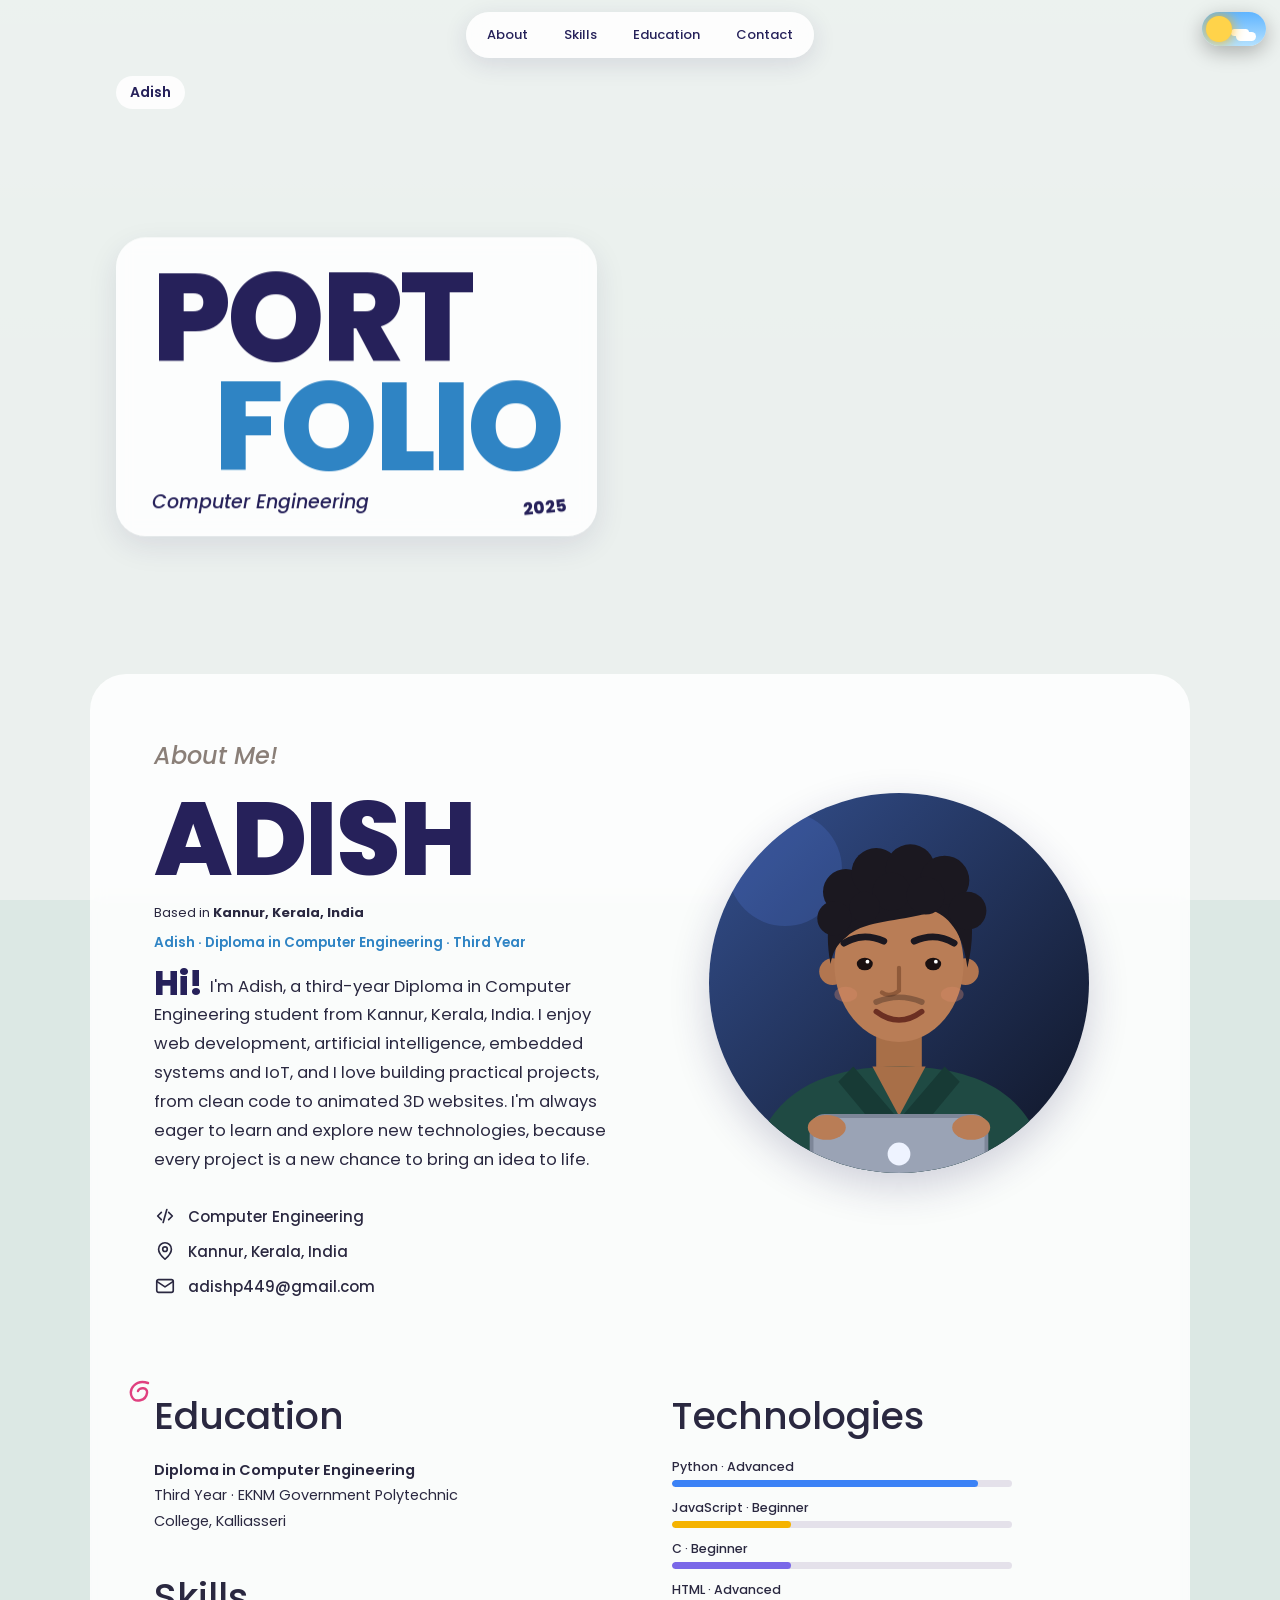
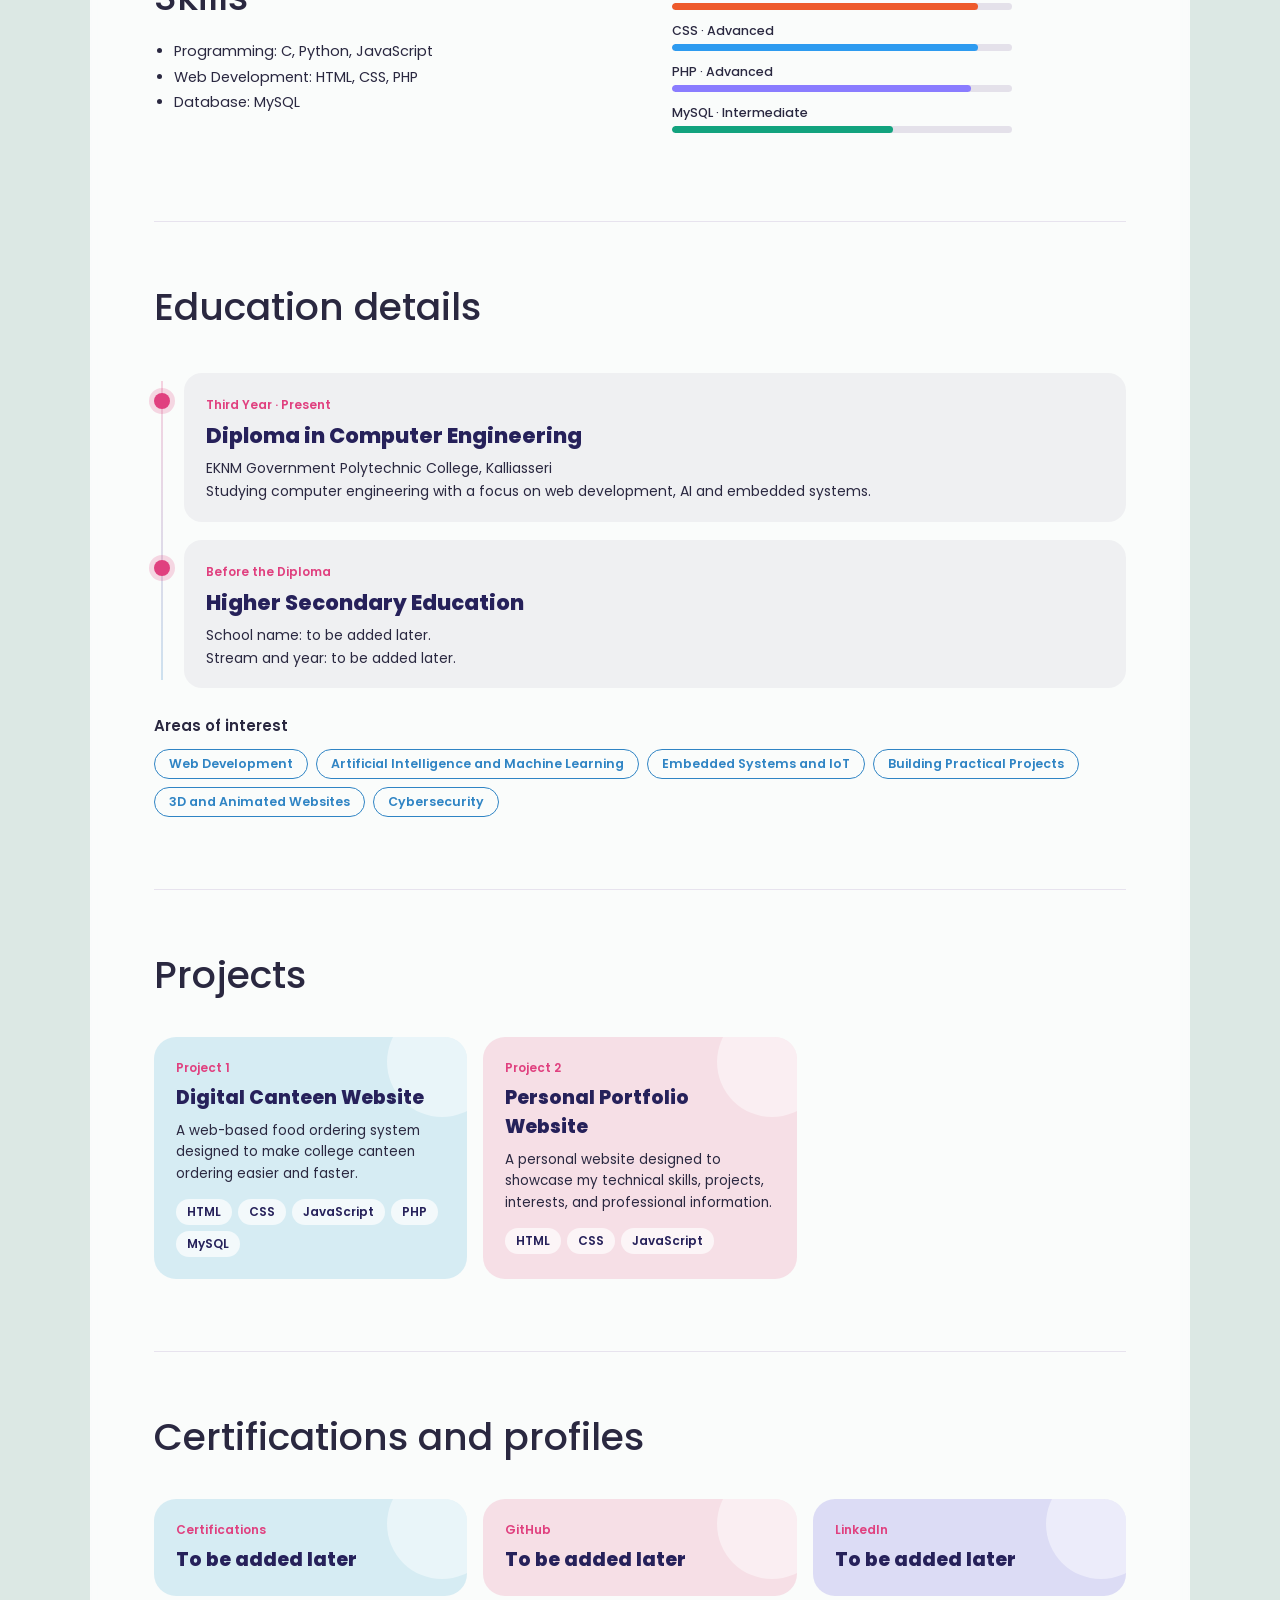
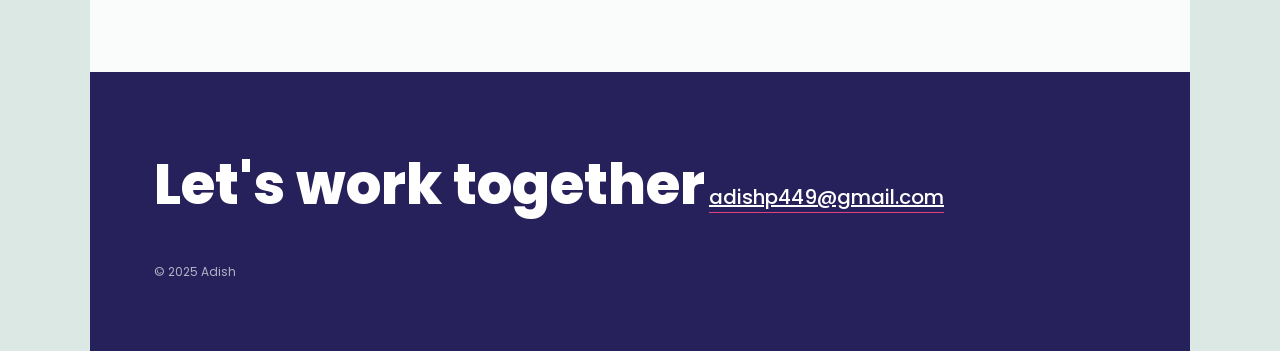
<file: index.html>
<!DOCTYPE html>
<html lang="en" data-theme="light">
  <head>
    <meta charset="utf-8">
    <meta name="viewport" content="width=device-width, initial-scale=1, viewport-fit=cover">
    <title>Adish – Computer Engineering Portfolio 2025</title>
    <link href="https://fonts.googleapis.com/css2?family=Poppins:ital,wght@0,400;0,500;0,600;0,800;1,400;1,500&display=swap" rel="stylesheet">
    <link rel="stylesheet" href="style.css">
  </head>
  <body>
    <!-- Background videos: light (default) and dark -->
    <div class="bg">
      <video id="vl" src="assets\bg-light.mp4" muted loop playsinline preload="auto"></video>
      <video id="vd" src="assets\bg-dark.mp4" muted loop playsinline preload="auto"></video>
      <b></b>
      <i id="veil"></i>
    </div>
    <!-- Navigation -->
    <nav>
      <a href="#about">About</a>
      <a href="#skills">Skills</a>
      <a href="#education">Education</a>
      <a href="contact.html">Contact</a>
    </nav>
    <!-- Dark / light toggle button (top right) -->
    <button id="tg" class="tg" aria-label="Switch dark and light mode" aria-pressed="false">
      <span class="st"><i></i><i></i><i></i></span>
      <span class="cl"></span>
      <span class="kn"><b></b><b></b></span>
    </button>
    <!-- Hero: floating specks, stars and title box -->
    <header class="hero">
      <div class="motes" id="motes" aria-hidden="true"></div>
      <div class="stars" id="stars" aria-hidden="true"><b class="sh"></b><b class="sh s2"></b></div>
      <div class="who">Adish</div>
      <div class="title">
        <h1 aria-label="Portfolio">
          <span>PORT</span>
          <span>FOLIO</span>
        </h1>
        <em>Computer Engineering</em>
        <u>2025</u>
      </div>
    </header>
    <!-- Main white sheet -->
    <main class="sheet">
      <!-- About me: name, bio, avatar and contacts -->
      <div id="about">
        <div class="lbl">About Me!</div>
        <div class="about">
          <div>
            <div class="name rv">
              ADISH
              <svg class="arr" viewBox="0 0 150 60">
                <path d="M4 30C40 6 100 4 140 40M140 40l-18-4M140 40l-4-18"/>
              </svg>
            </div>
            <div class="aka rv">Based in <b>Kannur, Kerala, India</b></div>
            <div class="role rv">Adish · Diploma in Computer Engineering · Third Year</div>
            <p class="bio rv"><b>Hi!</b> I'm Adish, a third-year Diploma in Computer Engineering student from Kannur, Kerala, India. I enjoy web development, artificial intelligence, embedded systems and IoT, and I love building practical projects, from clean code to animated 3D websites. I'm always eager to learn and explore new technologies, because every project is a new chance to bring an idea to life.</p>
          </div>
          <div class="ph" aria-label="Illustrated avatar of a young man with wavy hair and a dark green shirt">
            <svg viewBox="0 0 200 200">
              <defs>
                <linearGradient id="pg" x1="0" y1="0" x2="1" y2="1">
                  <stop offset="0" stop-color="#34508f"/>
                  <stop offset="1" stop-color="#0f1424"/>
                </linearGradient>
              </defs>
              <rect width="200" height="200" fill="url(#pg)"/>
              <circle cx="40" cy="40" r="30" fill="#5f8cff" opacity=".18"/>
              <g font-family="monospace" font-weight="700" fill="#9ec5ff">
                <text class="cd c1" x="22" y="172" font-size="11">&lt;/&gt;</text>
                <text class="cd c2" x="156" y="168" font-size="10">{ }</text>
                <text class="cd c3" x="34" y="126" font-size="9">01</text>
                <text class="cd c4" x="150" y="132" font-size="9">py</text>
              </g>
              <g class="hd">
                <rect x="88" y="120" width="24" height="30" fill="#a86f48"/>
                <circle cx="65" cy="94" r="7" fill="#b27650"/>
                <circle cx="135" cy="94" r="7" fill="#b27650"/>
                <ellipse cx="100" cy="90" rx="34" ry="41" fill="#b97d56"/>
                <path d="M64 90C57 54 76 36 102 36C128 36 145 54 136 92C134 76 128 66 118 62C104 68 82 66 72 76C67 80 65 84 64 90Z" fill="#1b1820"/>
                <g fill="#1b1820">
                  <circle cx="72" cy="52" r="12"/>
                  <circle cx="88" cy="42" r="13"/>
                  <circle cx="106" cy="40" r="13"/>
                  <circle cx="124" cy="46" r="13"/>
                  <circle cx="136" cy="62" r="10"/>
                  <circle cx="66" cy="66" r="9"/>
                  <circle cx="96" cy="52" r="10"/>
                  <circle cx="114" cy="54" r="10"/>
                  <circle cx="82" cy="60" r="8"/>
                </g>
                <path class="eb" d="M71 79q10-6 21-1M108 78q11-5 21 1" stroke="#1b1820" stroke-width="3.6" fill="none" stroke-linecap="round"/>
                <g class="bl" fill="#1a1010">
                  <ellipse cx="82" cy="90" rx="4.2" ry="3.3"/>
                  <ellipse cx="118" cy="90" rx="4.2" ry="3.3"/>
                </g>
                <g fill="#fff">
                  <circle cx="83.4" cy="88.8" r="1"/>
                  <circle cx="119.4" cy="88.8" r="1"/>
                </g>
                <path d="M100 92v12q-5 4-9 1" stroke="#8f5a3a" stroke-width="2.2" fill="none" stroke-linecap="round"/>
                <path d="M88 110q12-5 24 0" stroke="#4a3226" stroke-width="3" fill="none" stroke-linecap="round" opacity=".45"/>
                <path d="M88 115q12 9 24 0" stroke="#6b2f22" stroke-width="2.8" fill="none" stroke-linecap="round"/>
                <ellipse cx="72" cy="106" rx="6" ry="4" fill="#d98a6c" opacity=".35"/>
                <ellipse cx="128" cy="106" rx="6" ry="4" fill="#d98a6c" opacity=".35"/>
              </g>
              <path d="M22 200C28 156 62 144 100 144C138 144 172 156 178 200Z" fill="#1f4a43"/>
              <path d="M86 144L100 170L114 144Z" fill="#a86f48"/>
              <path d="M76 144L100 172L88 176L68 152Z" fill="#173a35"/>
              <path d="M124 144L100 172L112 176L132 152Z" fill="#173a35"/>
              <path d="M100 172V200" stroke="#12302b" stroke-width="1.6"/>
              <rect x="54" y="170" width="92" height="52" rx="7" fill="#9aa3b5" stroke="#7d8698" stroke-width="2"/>
              <circle class="lg" cx="100" cy="190" r="6" fill="#eef3ff"/>
              <ellipse class="h1" cx="62" cy="176" rx="10" ry="6.5" fill="#b97d56"/>
              <ellipse class="h2" cx="138" cy="176" rx="10" ry="6.5" fill="#b97d56"/>
            </svg>
          </div>
        </div>
        <div class="cts rv">
          <a>
            <svg viewBox="0 0 24 24">
              <path d="M8 8l-4 4 4 4M16 8l4 4-4 4M14 5l-4 14"/>
            </svg>
            Computer Engineering
          </a>
          <a>
            <svg viewBox="0 0 24 24">
              <path d="M12 21s-7-6.2-7-11a7 7 0 0114 0c0 4.8-7 11-7 11z"/>
              <circle cx="12" cy="10" r="2.5"/>
            </svg>
            Kannur, Kerala, India
          </a>
          <a href="mailto:adishp449@gmail.com">
            <svg viewBox="0 0 24 24">
              <rect x="3" y="5" width="18" height="14" rx="2"/>
              <path d="M3 7l9 6 9-6"/>
            </svg>
            adishp449@gmail.com
          </a>
        </div>
      </div>
      <!-- Education, Skills and Technologies -->
      <div id="skills" class="det rv">
        <div>
          <h2>
            <svg viewBox="0 0 26 26">
              <path d="M20 4C8 0 0 10 4 18c3 6 14 4 15-4 1-6-8-6-9-2"/>
            </svg>
            Education
          </h2>
          <p><strong>Diploma in Computer Engineering</strong><br>Third Year · EKNM Government Polytechnic College, Kalliasseri</p>
          <h2>Skills</h2>
          <ul>
            <li>Programming: C, Python, JavaScript</li>
            <li>Web Development: HTML, CSS, PHP</li>
            <li>Database: MySQL</li>
          </ul>
        </div>
        <div>
          <h2>Technologies</h2>
          <div class="bars">
            <div>Python · Advanced<s style="--w:90%;--c:#3b82f6"></s></div>
            <div>JavaScript · Beginner<s style="--w:35%;--c:#f5b301"></s></div>
            <div>C · Beginner<s style="--w:35%;--c:#7a68e8"></s></div>
            <div>HTML · Advanced<s style="--w:90%;--c:#ee5a2b"></s></div>
            <div>CSS · Advanced<s style="--w:90%;--c:#2d9bf0"></s></div>
            <div>PHP · Advanced<s style="--w:88%;--c:#8a7cff"></s></div>
            <div>MySQL · Intermediate<s style="--w:65%;--c:#12a37e"></s></div>
          </div>
        </div>
      </div>
      <!-- Education details timeline -->
      <div id="education" class="works rv">
        <h2>Education details</h2>
        <div class="tl">
          <div class="ti">
            <i></i>
            <div class="tc">
              <span class="yr">Third Year · Present</span>
              <h3>Diploma in Computer Engineering</h3>
              <p>EKNM Government Polytechnic College, Kalliasseri</p>
              <p>Studying computer engineering with a focus on web development, AI and embedded systems.</p>
            </div>
          </div>
          <div class="ti">
            <i></i>
            <div class="tc">
              <span class="yr">Before the Diploma</span>
              <h3>Higher Secondary Education</h3>
              <p>School name: to be added later.</p>
              <p>Stream and year: to be added later.</p>
            </div>
          </div>
        </div>
        <div class="cap">Areas of interest</div>
        <div class="chips">
          <span>Web Development</span>
          <span>Artificial Intelligence and Machine Learning</span>
          <span>Embedded Systems and IoT</span>
          <span>Building Practical Projects</span>
          <span>3D and Animated Websites</span>
          <span>Cybersecurity</span>
        </div>
      </div>
      <!-- Projects -->
      <div id="projects" class="works rv">
        <h2>Projects</h2>
        <div class="g">
          <div class="w" style="--bg:#d6ecf3">
            <em class="pj">Project 1</em>
            <h3>Digital Canteen Website</h3>
            <p>A web-based food ordering system designed to make college canteen ordering easier and faster.</p>
            <div class="tech"><span>HTML</span><span>CSS</span><span>JavaScript</span><span>PHP</span><span>MySQL</span></div>
          </div>
          <div class="w" style="--bg:#f6dfe6">
            <em class="pj">Project 2</em>
            <h3>Personal Portfolio Website</h3>
            <p>A personal website designed to showcase my technical skills, projects, interests, and professional information.</p>
            <div class="tech"><span>HTML</span><span>CSS</span><span>JavaScript</span></div>
          </div>
        </div>
      </div>
      <!-- Certifications and professional profiles -->
      <div id="profiles" class="works rv">
        <h2>Certifications and profiles</h2>
        <div class="g">
          <div class="w" style="--bg:#d6ecf3"><em class="pj">Certifications</em><h3>To be added later</h3></div>
          <div class="w" style="--bg:#f6dfe6"><em class="pj">GitHub</em><h3>To be added later</h3></div>
          <div class="w" style="--bg:#dcdcf5"><em class="pj">LinkedIn</em><h3>To be added later</h3></div>
        </div>
      </div>
      <!-- Footer -->
      <footer id="contact" class="ft">
        <h2>Let's work together</h2>
        <a href="mailto:adishp449@gmail.com">adishp449@gmail.com</a>
        <p>© 2025 Adish</p>
      </footer>
    </main>
    <!-- Scripts -->
    <script src="script.js"></script>
  </body>
</html>
</file>
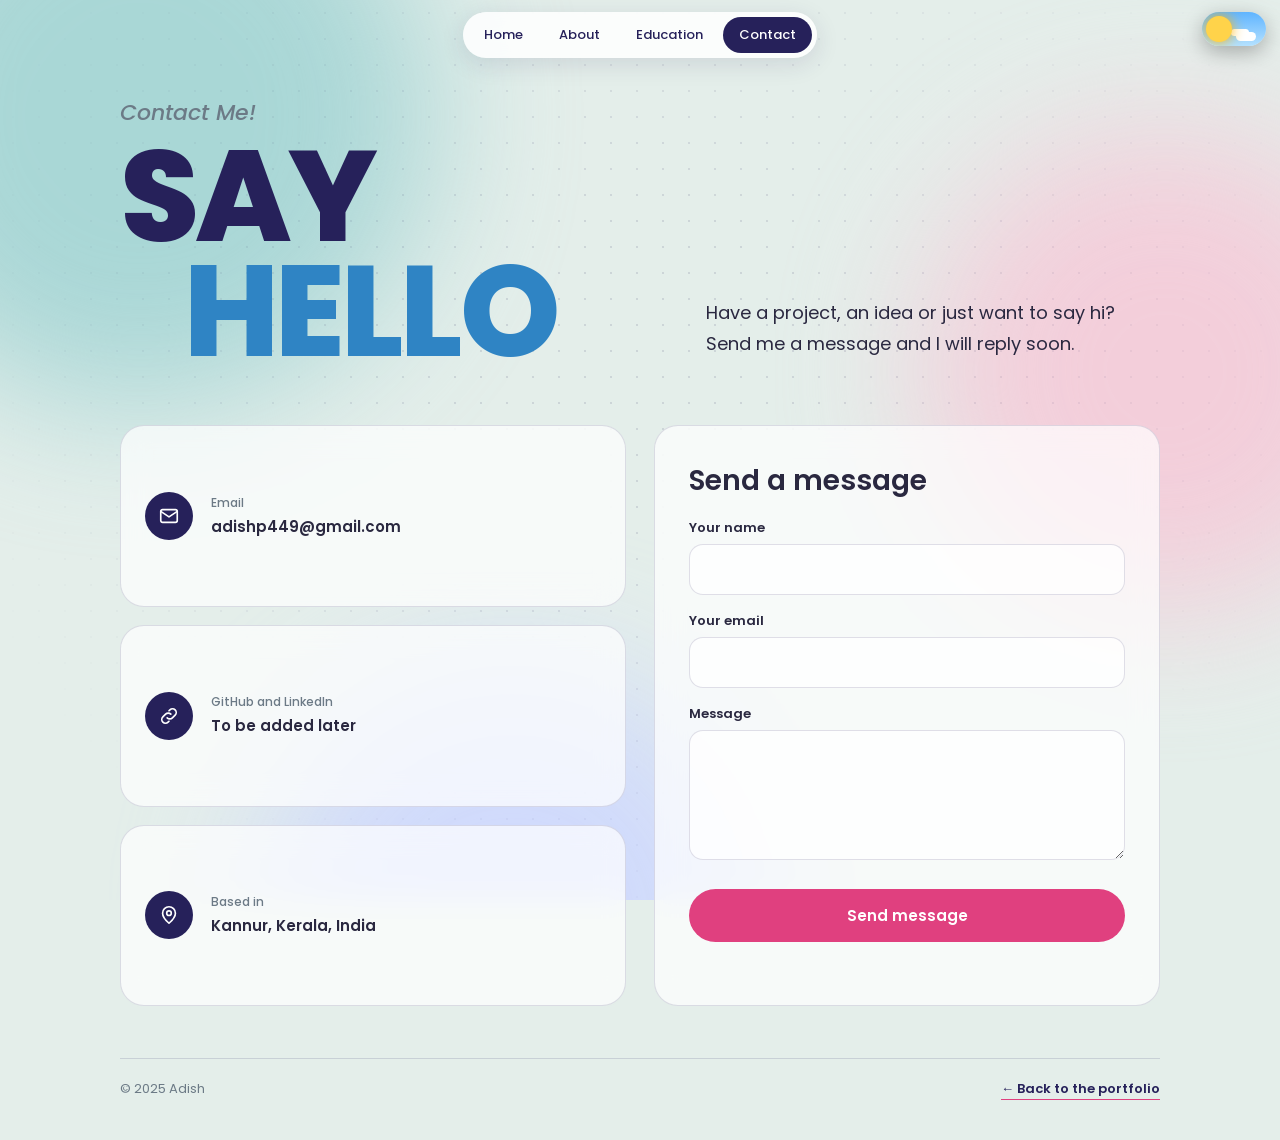
<file: contact.html>
<!DOCTYPE html>
<html lang="en" data-theme="light">
<head>
  <meta charset="utf-8">
  <meta name="viewport" content="width=device-width, initial-scale=1, viewport-fit=cover">
  <title>Contact – Adish</title>
  <link href="https://fonts.googleapis.com/css2?family=Poppins:ital,wght@0,400;0,500;0,600;0,800;1,500&display=swap" rel="stylesheet">

  <!-- Apply the saved theme before the page paints (shared with the main page) -->
  <script>
    try { document.documentElement.setAttribute('data-theme', localStorage.getItem('theme2') || 'light'); } catch (e) {}
  </script>

  <style>
    /* ==========================================================
       Contact page - single file (HTML + CSS + JS)
       No video: the background is drawn with CSS.
       ========================================================== */

    /* ---------- Theme colours ---------- */
    :root {
      --navy: #26215a;
      --blue: #2f84c4;
      --pink: #e0407f;
      --ink: #2a2840;
      --mut: #6c7a86;
      --line: rgba(38, 33, 90, .14);
      --card: rgba(255, 255, 255, .7);
      --field: rgba(255, 255, 255, .75);
      --bgc: #e4eeea;
      --b1: #9fd3d3;
      --b2: #f6c9d8;
      --b3: #cdd7ff;
      --dot: rgba(38, 33, 90, .12);
      --pnb: rgba(255, 255, 255, .86);
    }
    html[data-theme=dark] {
      --navy: #dfe3ff;
      --blue: #6bb8ff;
      --pink: #ff6b9d;
      --ink: #e8ebf5;
      --mut: #a3abc4;
      --line: rgba(255, 255, 255, .14);
      --card: rgba(20, 26, 48, .7);
      --field: rgba(255, 255, 255, .06);
      --bgc: #0b1020;
      --b1: #1c3d73;
      --b2: #3d1d63;
      --b3: #0f5a5f;
      --dot: rgba(255, 255, 255, .1);
      --pnb: rgba(14, 18, 34, .78);
    }

    /* ---------- Base ---------- */
    * { box-sizing: border-box; margin: 0; }
    html { scroll-behavior: smooth; }
    body {
      font-family: Poppins, Arial, sans-serif;
      color: var(--ink);
      background: var(--bgc);
      min-height: 100vh;
      overflow-x: hidden;
      transition: background .6s, color .6s;
    }
    body::before { /* keeps content clear of the phone status bar */
      content: "";
      position: fixed;
      inset: 0 0 auto;
      height: env(safe-area-inset-top, 0px);
      z-index: 30;
    }

    /* ---------- Drawn background ---------- */
    .bg {
      position: fixed;
      inset: 0;
      z-index: -1;
      overflow: hidden;
      background: var(--bgc);
      transition: background .6s;
    }
    .bg::after { /* soft dot grid */
      content: "";
      position: absolute;
      inset: 0;
      background-image: radial-gradient(var(--dot) 1.2px, transparent 1.4px);
      background-size: 26px 26px;
      -webkit-mask-image: radial-gradient(ellipse at 50% 40%, #000 20%, transparent 80%);
      mask-image: radial-gradient(ellipse at 50% 40%, #000 20%, transparent 80%);
    }
    .blob {
      position: absolute;
      border-radius: 50%;
      filter: blur(70px);
      opacity: .85;
      transition: background .8s;
    }
    .blob.a { width: 46vmax; height: 46vmax; left: -12vmax; top: -14vmax; background: var(--b1); animation: drift1 22s ease-in-out infinite alternate; }
    .blob.b { width: 38vmax; height: 38vmax; right: -10vmax; top: 10vmax; background: var(--b2); animation: drift2 26s ease-in-out infinite alternate; }
    .blob.c { width: 40vmax; height: 40vmax; left: 20vmax; bottom: -22vmax; background: var(--b3); animation: drift3 30s ease-in-out infinite alternate; }
    @keyframes drift1 { to { transform: translate(8vmax, 6vmax) scale(1.1); } }
    @keyframes drift2 { to { transform: translate(-7vmax, 8vmax) scale(.92); } }
    @keyframes drift3 { to { transform: translate(-6vmax, -7vmax) scale(1.12); } }

    /* Stars (dark mode only) */
    .stars {
      position: absolute;
      inset: 0 0 35% 0;
      opacity: 0;
      transition: opacity 1.2s;
    }
    html[data-theme=dark] .stars { opacity: 1; }
    .stars i {
      position: absolute;
      width: 2px;
      height: 2px;
      border-radius: 50%;
      background: #fff;
      animation: twinkle 2.4s ease-in-out infinite;
    }
    .stars b {
      position: absolute;
      top: 14%;
      left: 40%;
      width: 110px;
      height: 2px;
      border-radius: 2px;
      background: linear-gradient(90deg, transparent, #fff);
      opacity: 0;
      transform: rotate(28deg);
      animation: shoot 9s ease-in infinite;
    }
    @keyframes twinkle { 50% { transform: scale(.4); } }
    @keyframes shoot {
      0%, 84% { opacity: 0; transform: translate(0, 0) rotate(28deg); }
      88% { opacity: 1; }
      100% { opacity: 0; transform: translate(300px, 160px) rotate(28deg); }
    }

    /* ---------- Navigation ---------- */
    nav {
      position: fixed;
      top: calc(env(safe-area-inset-top, 0px) + 12px);
      left: 50%;
      transform: translateX(-50%);
      z-index: 20;
      display: flex;
      gap: 4px;
      padding: 5px;
      border-radius: 40px;
      background: var(--pnb);
      -webkit-backdrop-filter: blur(12px);
      backdrop-filter: blur(12px);
      box-shadow: 0 6px 24px rgba(38, 33, 90, .12);
      font-size: 13px;
      font-weight: 500;
    }
    nav a {
      color: var(--navy);
      text-decoration: none;
      padding: 8px 16px;
      border-radius: 30px;
      transition: background .3s, color .3s;
    }
    nav a:hover,
    nav a.cur { background: var(--navy); color: #fff; }
    html[data-theme=dark] nav a:hover,
    html[data-theme=dark] nav a.cur { color: #0b1020; }

    /* ---------- Dark / light toggle (top right) ---------- */
    .tg {
      position: fixed;
      top: calc(env(safe-area-inset-top, 0px) + 12px);
      right: 14px;
      z-index: 21;
      width: 64px;
      height: 34px;
      border: 0;
      padding: 0;
      border-radius: 34px;
      cursor: pointer;
      overflow: hidden;
      background: linear-gradient(#5fb4ff, #b4e1ff);
      box-shadow: 0 6px 20px rgba(0, 0, 0, .28);
      transition: background .6s;
    }
    .tg:focus-visible { outline: 3px solid var(--pink); outline-offset: 3px; }
    .tg .kn {
      position: absolute;
      top: 4px;
      left: 4px;
      width: 26px;
      height: 26px;
      border-radius: 50%;
      background: #ffd34a;
      box-shadow: 0 0 14px #ffb300;
      transition: transform .7s cubic-bezier(.3, 1.5, .5, 1), background .6s, box-shadow .6s;
      animation: glow 2.6s ease-in-out infinite;
    }
    @keyframes glow { 50% { box-shadow: 0 0 22px #ffb300; } }
    .tg .kn b { position: absolute; border-radius: 50%; background: #b9c0e0; opacity: 0; transition: opacity .5s; }
    .tg .kn b:nth-child(1) { width: 7px; height: 7px; left: 5px; top: 6px; }
    .tg .kn b:nth-child(2) { width: 5px; height: 5px; left: 14px; top: 15px; }
    .tg .cl {
      position: absolute;
      left: 34px;
      bottom: 5px;
      width: 20px;
      height: 9px;
      border-radius: 9px;
      background: #fff;
      box-shadow: -6px -4px 0 -1px #fff;
      transition: transform .6s, opacity .6s;
      animation: cloud 5s ease-in-out infinite alternate;
    }
    @keyframes cloud { to { margin-left: -6px; } }
    .tg .st i {
      position: absolute;
      width: 3px;
      height: 3px;
      border-radius: 50%;
      background: #fff;
      opacity: 0;
      transition: opacity .6s;
      animation: twinkle 2s ease-in-out infinite;
    }
    .tg .st i:nth-child(1) { left: 10px; top: 8px; }
    .tg .st i:nth-child(2) { left: 20px; top: 22px; animation-delay: -.7s; }
    .tg .st i:nth-child(3) { left: 28px; top: 10px; animation-delay: -1.3s; }
    html[data-theme=dark] .tg { background: linear-gradient(#0e1230, #2b3070); }
    html[data-theme=dark] .tg .kn { transform: translateX(30px) rotate(360deg); background: #e9edff; box-shadow: 0 0 12px rgba(190, 200, 255, .7); animation: none; }
    html[data-theme=dark] .tg .kn b,
    html[data-theme=dark] .tg .st i { opacity: 1; }
    html[data-theme=dark] .tg .cl { opacity: 0; transform: translateY(14px); }

    /* ---------- Page layout ---------- */
    .wrap {
      width: min(1040px, calc(100% - 40px));
      margin: 0 auto;
      padding: calc(env(safe-area-inset-top, 0px) + 96px) 0 calc(env(safe-area-inset-bottom, 0px) + 40px);
    }

    /* Heading row: big title on the left, intro text on the right */
    .head {
      display: grid;
      grid-template-columns: 1.15fr 1fr;
      gap: clamp(20px, 5vw, 70px);
      align-items: end;
      margin-bottom: clamp(28px, 5vw, 56px);
    }
    .tag {
      display: block;
      font: italic 500 clamp(17px, 1.8vw, 22px) Poppins, sans-serif;
      color: var(--mut);
      margin-bottom: 10px;
    }
    h1 {
      font-weight: 800;
      font-size: clamp(60px, 11vw, 128px);
      line-height: .9;
      letter-spacing: -.03em;
    }
    h1 span { display: block; }
    h1 span:first-child { color: var(--navy); }
    h1 span:last-child { color: var(--blue); }
    h1 span:last-child { margin-left: .5em; } /* "Hello" sits indented under "Say" */
    .lead {
      font-size: clamp(15px, 1.5vw, 18px);
      line-height: 1.7;
      max-width: 38ch;
      padding-bottom: 10px;
    }

    /* Two equal columns, same top and bottom edge */
    .grid {
      display: grid;
      grid-template-columns: 1fr 1fr;
      gap: clamp(16px, 2.4vw, 28px);
      align-items: stretch;
    }
    .info {
      display: grid;
      grid-auto-rows: 1fr;
      gap: clamp(12px, 1.6vw, 18px);
    }

    /* Shared card surface */
    .cc,
    .cf {
      background: var(--card);
      border: 1.5px solid var(--line);
      border-radius: 24px;
      -webkit-backdrop-filter: blur(14px);
      backdrop-filter: blur(14px);
      transition: background .6s, border-color .4s, transform .4s cubic-bezier(.3, 1.4, .5, 1);
    }

    /* Contact cards */
    .cc {
      display: flex;
      align-items: center;
      gap: 18px;
      padding: 20px 24px;
      color: var(--ink);
      text-decoration: none;
    }
    a.cc:hover { transform: translateY(-4px); border-color: var(--pink); }
    .ico {
      flex: none;
      width: 48px;
      height: 48px;
      border-radius: 50%;
      display: grid;
      place-items: center;
      background: var(--navy);
      transition: background .4s, transform .4s;
    }
    a.cc:hover .ico { background: var(--pink); transform: rotate(-8deg); }
    .ico svg {
      width: 22px;
      height: 22px;
      fill: none;
      stroke: #fff;
      stroke-width: 1.8;
      stroke-linecap: round;
      stroke-linejoin: round;
    }
    html[data-theme=dark] .ico svg { stroke: #0b1020; }
    .cc small { display: block; font-size: 12px; font-weight: 500; color: var(--mut); margin-bottom: 2px; }
    .cc b { font-size: 15px; font-weight: 600; word-break: break-word; }

    /* Message form */
    .cf { padding: clamp(22px, 3vw, 34px); }
    .cf h2 { font-weight: 600; font-size: clamp(22px, 2.4vw, 28px); margin-bottom: 6px; }
    .cf label { display: block; font-size: 13px; font-weight: 600; margin: 16px 0 6px; }
    .cf input,
    .cf textarea {
      width: 100%;
      font: inherit;
      font-size: 15px;
      color: var(--ink);
      background: var(--field);
      border: 1.5px solid var(--line);
      border-radius: 14px;
      padding: 13px 15px;
      outline: none;
      transition: border-color .3s, box-shadow .3s, background .6s;
    }
    .cf textarea { min-height: 130px; resize: vertical; }
    .cf input:focus,
    .cf textarea:focus { border-color: var(--pink); box-shadow: 0 0 0 4px rgba(224, 64, 127, .16); }
    .cf button {
      margin-top: 22px;
      width: 100%;
      border: 0;
      border-radius: 30px;
      padding: 15px 22px;
      font: 600 15px Poppins, sans-serif;
      color: #fff;
      background: var(--pink);
      cursor: pointer;
      transition: transform .3s, box-shadow .3s;
    }
    html[data-theme=dark] .cf button { color: #0b1020; }
    .cf button:hover { transform: translateY(-3px); box-shadow: 0 10px 24px rgba(224, 64, 127, .35); }
    .note { font-size: 13px; margin-top: 12px; min-height: 1.3em; color: var(--blue); opacity: 0; transition: opacity .5s; }
    .note.show { opacity: 1; }

    /* Footer */
    .foot {
      margin-top: clamp(28px, 5vw, 52px);
      padding-top: 20px;
      border-top: 1.5px solid var(--line);
      display: flex;
      justify-content: space-between;
      flex-wrap: wrap;
      gap: 10px;
      font-size: 13px;
      color: var(--mut);
    }
    .foot a { color: var(--navy); font-weight: 600; text-decoration: none; border-bottom: 1.5px solid var(--pink); }

    /* ---------- Entrance animation (once) ---------- */
    .rise { animation: rise .9s cubic-bezier(.2, .8, .2, 1) both; animation-delay: var(--d, 0s); }
    @keyframes rise { from { opacity: 0; transform: translateY(24px); } }

    /* ---------- Theme switch: circle grows from the toggle ---------- */
    ::view-transition-old(root),
    ::view-transition-new(root) { animation: none; mix-blend-mode: normal; }
    ::view-transition-new(root) {
      clip-path: circle(0 at var(--tx, 90%) var(--ty, 5%));
      animation: reveal .95s cubic-bezier(.65, 0, .35, 1) forwards;
    }
    @keyframes reveal { to { clip-path: circle(150vmax at var(--tx, 90%) var(--ty, 5%)); } }
    html.vt body, html.vt .bg, html.vt .blob, html.vt nav, html.vt .cc, html.vt .cf { transition: none !important; }

    /* ---------- Phones: same layout as desktop, scaled to fit ---------- */
    @media (max-width: 760px) {
      nav { left: 12px; transform: none; font-size: 11.5px; }
      nav a { padding: 8px 7px; }
      .wrap { width: calc(100% - 24px); padding-top: calc(env(safe-area-inset-top, 0px) + 84px); }
      .head { gap: 12px; margin-bottom: 22px; }
      h1 { font-size: clamp(44px, 12.5vw, 80px); }
      .tag { font-size: 14px; margin-bottom: 6px; }
      .lead { font-size: 12px; line-height: 1.65; padding-bottom: 6px; }
      .grid { gap: 10px; }
      .info { gap: 10px; }
      .cc { flex-direction: column; align-items: flex-start; gap: 8px; padding: 14px 12px; border-radius: 18px; }
      .ico { width: 34px; height: 34px; }
      .ico svg { width: 17px; height: 17px; }
      .cc small { font-size: 10px; }
      .cc b { font-size: 11px; }
      .cf { padding: 16px 12px; border-radius: 18px; }
      .cf h2 { font-size: 16px; }
      .cf label { font-size: 11px; margin: 10px 0 4px; }
      .cf input, .cf textarea { font-size: 16px; padding: 10px 11px; border-radius: 11px; } /* 16px stops iPhone zoom */
      .cf textarea { min-height: 96px; }
      .cf button { font-size: 13px; padding: 12px 14px; margin-top: 16px; }
      .note { font-size: 11px; }
      .foot { font-size: 11.5px; }
    }

    @media (prefers-reduced-motion: reduce) {
      * { animation: none !important; transition: none !important; }
    }
  </style>
</head>
<body>

  <!-- Drawn background (no video) -->
  <div class="bg" aria-hidden="true">
    <i class="blob a"></i><i class="blob b"></i><i class="blob c"></i>
    <div class="stars" id="stars"><b></b></div>
  </div>

  <!-- Navigation -->
  <nav>
    <a href="index.html">Home</a>
    <a href="index.html#about">About</a>
    <a href="index.html#education">Education</a>
    <a href="contact.html" class="cur">Contact</a>
  </nav>

  <!-- Dark / light toggle -->
  <button id="tg" class="tg" aria-label="Switch dark and light mode" aria-pressed="false">
    <span class="st"><i></i><i></i><i></i></span>
    <span class="cl"></span>
    <span class="kn"><b></b><b></b></span>
  </button>

  <main class="wrap">

    <!-- Heading -->
    <header class="head">
      <div class="rise">
        <span class="tag">Contact Me!</span>
        <h1 aria-label="Say hello"><span>SAY</span><span>HELLO</span></h1>
      </div>
      <p class="lead rise" style="--d:.15s">Have a project, an idea or just want to say hi? Send me a message and I will reply soon.</p>
    </header>

    <section class="grid">

      <!-- Left: contact cards -->
      <div class="info">
        <a class="cc rise" style="--d:.2s" href="mailto:adishp449@gmail.com">
          <span class="ico"><svg viewBox="0 0 24 24"><rect x="3" y="5" width="18" height="14" rx="2"/><path d="M3 7l9 6 9-6"/></svg></span>
          <span><small>Email</small><b>adishp449@gmail.com</b></span>
        </a>
        <div class="cc rise" style="--d:.3s">
          <span class="ico"><svg viewBox="0 0 24 24"><path d="M10 14a4 4 0 005.7 0l3-3a4 4 0 00-5.7-5.7l-1 1M14 10a4 4 0 00-5.7 0l-3 3a4 4 0 005.7 5.7l1-1"/></svg></span>
          <span><small>GitHub and LinkedIn</small><b>To be added later</b></span>
        </div>
        <div class="cc rise" style="--d:.4s">
          <span class="ico"><svg viewBox="0 0 24 24"><path d="M12 21s-7-6.2-7-11a7 7 0 0114 0c0 4.8-7 11-7 11z"/><circle cx="12" cy="10" r="2.5"/></svg></span>
          <span><small>Based in</small><b>Kannur, Kerala, India</b></span>
        </div>
      </div>

      <!-- Right: message form (opens the email app) -->
      <form class="cf rise" style="--d:.25s" id="cf" novalidate>
        <h2>Send a message</h2>
        <label for="cn1">Your name</label>
        <input id="cn1" type="text" autocomplete="name">
        <label for="ce">Your email</label>
        <input id="ce" type="email" autocomplete="email">
        <label for="cm">Message</label>
        <textarea id="cm"></textarea>
        <button type="submit">Send message</button>
        <div class="note" id="cn" role="status"></div>
      </form>

    </section>

    <!-- Footer -->
    <footer class="foot">
      <span>© 2025 Adish</span>
      <a href="index.html">← Back to the portfolio</a>
    </footer>

  </main>

  <script>
    (function () {
      var H = document.documentElement;
      var tg = document.getElementById('tg');

      /* ---------- Theme (shared with the main page) ---------- */
      function set(t) {
        H.setAttribute('data-theme', t);
        tg.setAttribute('aria-pressed', t === 'dark');
        try { localStorage.setItem('theme2', t); } catch (e) {}
      }
      tg.setAttribute('aria-pressed', H.getAttribute('data-theme') === 'dark');

      tg.addEventListener('click', function () {
        var n = H.getAttribute('data-theme') === 'dark' ? 'light' : 'dark';
        var r = tg.getBoundingClientRect();
        H.style.setProperty('--tx', (r.left + r.width / 2) + 'px');
        H.style.setProperty('--ty', (r.top + r.height / 2) + 'px');

        if (document.startViewTransition && !matchMedia('(prefers-reduced-motion:reduce)').matches) {
          H.classList.add('vt');
          var x = document.startViewTransition(function () { set(n); });
          x.finished.then(
            function () { H.classList.remove('vt'); },
            function () { H.classList.remove('vt'); }
          );
        } else {
          set(n);
        }
      });

      /* ---------- Stars (dark mode) ---------- */
      var sc = document.getElementById('stars');
      for (var i = 0; i < 40; i++) {
        var s = document.createElement('i');
        s.style.cssText =
          'left:' + (Math.random() * 100) + '%;' +
          'top:' + (Math.random() * 100) + '%;' +
          'animation-delay:-' + (Math.random() * 2.4) + 's;' +
          'transform:scale(' + (0.6 + Math.random()) + ')';
        sc.appendChild(s);
      }

      /* ---------- Form: opens the visitor's email app ---------- */
      var f = document.getElementById('cf');
      var note = document.getElementById('cn');
      f.addEventListener('submit', function (e) {
        e.preventDefault();
        var name = document.getElementById('cn1').value.trim();
        var mail = document.getElementById('ce').value.trim();
        var msg = document.getElementById('cm').value.trim();

        if (!name || !msg) {
          note.textContent = 'Please add your name and a message.';
          note.className = 'note show';
          return;
        }
        var body = msg + '\n\n- ' + name + (mail ? ' (' + mail + ')' : '');
        location.href = 'mailto:adishp449@gmail.com' +
          '?subject=' + encodeURIComponent('Portfolio message from ' + name) +
          '&body=' + encodeURIComponent(body);
        note.textContent = 'Opening your email app... thank you!';
        note.className = 'note show';
      });
    })();
  </script>
</body>
</html>
</file>
<file: style.css>
/* ==========================================================
   Adish - Illustration Portfolio 2025
   Styles. Sections follow the order the rules cascade.
   ========================================================== */
/* Theme variables (light) */
:root {
  --navy: #26215a;
  --blue: #2f84c4;
  --pink: #e0407f;
  --ink: #2a2840;
  --mut: #8a7f78;
  --line: #e7e3ee;
  --pn: rgba(255,255,255,.84);
  --pnb: rgba(255,255,255,.86);
  --bgc: #dce8e4;
  --vl: #eef3f0;
  --bird: #3d5b60;
  --trk: #e4e1ea;
  --ftb: #26215a;
  box-sizing: border-box;
  padding-top: env(safe-area-inset-top,0px);
  padding-bottom: env(safe-area-inset-bottom,0px);
}

/* Base */
* {
  box-sizing: border-box;
  margin: 0;
}

html {
  scroll-behavior: smooth;
  scroll-padding-top: 70px;
}

body {
  font-family: Poppins,Arial,sans-serif;
  color: var(--ink);
  background: var(--bgc);
  overflow-x: hidden;
}

body::before {
  content: "";
  position: fixed;
  inset: 0 0 auto;
  height: env(safe-area-inset-top,0px);
  z-index: 30;
}

/* Background videos */
.bg {
  position: fixed;
  inset: 0;
  z-index: -1;
  overflow: hidden;
  background: var(--bgc);
}

.bg video {
  position: absolute;
  inset: 0;
  width: 100%;
  height: 100%;
  object-fit: cover;
  opacity: 0;
  transition: opacity 1.2s;
  animation: push 26s ease-in-out infinite alternate;
}

html[data-theme=light] #vl, html[data-theme=dark] #vd {
  opacity: 1;
}

@keyframes push {
  to {
    transform: scale(1.07);
  }
}

.bg i {
  position: absolute;
  inset: 0;
  background: var(--vl);
  opacity: 0;
}

.bg b {
  position: absolute;
  inset: 0;
  background: linear-gradient(180deg,rgba(255,255,255,.35),rgba(255,255,255,0) 40%);
}

/* Navigation */
nav {
  position: fixed;
  top: calc(env(safe-area-inset-top,0px) + 12px);
  left: 50%;
  transform: translateX(-50%);
  z-index: 20;
  display: flex;
  gap: 4px;
  padding: 5px;
  border-radius: 40px;
  background: var(--pnb);
  -webkit-backdrop-filter: blur(12px);
  backdrop-filter: blur(12px);
  box-shadow: 0 6px 24px rgba(38,33,90,.12);
  font-size: 13px;
  font-weight: 500;
}

nav a {
  color: var(--navy);
  text-decoration: none;
  padding: 8px 16px;
  border-radius: 30px;
  transition: .3s;
}

nav a:hover {
  background: var(--navy);
  color: #fff;
}

/* Hero: title box and name tag */
.hero {
  position: relative;
  width: min(1100px,calc(100% - 28px));
  margin: 0 auto;
  height: min(78vh,720px);
  min-height: 480px;
}

.who {
  position: absolute;
  left: clamp(6px,2vw,26px);
  top: 76px;
  font-size: 14px;
  font-weight: 600;
  color: var(--navy);
  background: var(--pnb);
  padding: 6px 14px;
  border-radius: 20px;
}

.title {
  position: absolute;
  left: clamp(6px,2vw,26px);
  top: 50%;
  transform: translateY(-38%);
  background: var(--pnb);
  -webkit-backdrop-filter: blur(8px);
  backdrop-filter: blur(8px);
  border-radius: 30px;
  padding: clamp(14px,2.2vw,26px) clamp(18px,3vw,36px) clamp(12px,1.8vw,20px);
  box-shadow: 0 14px 40px rgba(38,33,90,.14);
  animation: pop 1s cubic-bezier(.2,.9,.3,1.2) both;
}

@keyframes pop {
  from {
    opacity: 0;
    transform: translateY(-30%) scale(.92);
  }
}

.title h1 {
  font-weight: 800;
  font-size: clamp(54px,10.5vw,124px);
  line-height: .88;
  letter-spacing: -.03em;
}

.title h1 span {
  display: block;
}

.title h1 span:first-child {
  color: var(--navy);
}

.title h1 span:last-child {
  color: var(--blue);
}

.title em {
  display: block;
  font-size: clamp(13px,1.6vw,19px);
  margin-top: 6px;
  color: var(--navy);
  font-weight: 500;
}

.title u {
  position: absolute;
  right: clamp(14px,2.4vw,30px);
  bottom: clamp(8px,1.4vw,16px);
  text-decoration: none;
  font-weight: 800;
  font-size: clamp(11px,1.5vw,17px);
  color: var(--navy);
  transform: rotate(-6deg);
  animation: wob 4s ease-in-out infinite;
}

@keyframes wob {
  50% {
    transform: rotate(3deg) translateY(-2px);
  }
}

/* Main sheet and About section */
.sheet {
  position: relative;
  width: min(1100px,calc(100% - 28px));
  margin: -28px auto 0;
  background: var(--pn);
  -webkit-backdrop-filter: blur(8px);
  backdrop-filter: blur(8px);
  border-radius: 36px 36px 0 0;
  padding: clamp(26px,5vw,64px) clamp(20px,5vw,64px) 0;
}

.lbl {
  font: italic 500 clamp(18px,2vw,24px) Poppins,sans-serif;
  color: var(--mut);
}

.about {
  display: grid;
  grid-template-columns: 1fr 1fr;
  gap: clamp(24px,5vw,70px);
  align-items: center;
  margin-top: 18px;
}

.name {
  position: relative;
  font-weight: 800;
  font-size: clamp(40px,6vw,72px);
  line-height: .92;
  color: var(--navy);
  letter-spacing: -.02em;
}

.arr {
  position: absolute;
  left: 100%;
  top: -8px;
  width: clamp(90px,12vw,150px);
  margin-left: 6px;
  fill: none;
  stroke: var(--ink);
  stroke-width: 2.5;
  stroke-linecap: round;
  stroke-dasharray: 260;
  stroke-dashoffset: 260;
  animation: draw 3.2s ease-in-out infinite;
}

@keyframes draw {
  40%, 80% {
    stroke-dashoffset: 0;
  }
  100% {
    stroke-dashoffset: -260;
  }
}

.aka {
  font-size: 13px;
  margin: 16px 0 18px;
}

.bio {
  font-size: clamp(14.5px,1.35vw,16.5px);
  line-height: 1.75;
  max-width: 46ch;
}

.bio b {
  font-weight: 800;
  font-size: 2em;
  line-height: .8;
  color: var(--navy);
  margin-right: 3px;
  vertical-align: -.1em;
}

.ph {
  width: min(100%,380px);
  aspect-ratio: 1;
  border-radius: 50%;
  overflow: hidden;
  justify-self: center;
  box-shadow: 0 18px 50px rgba(38,33,90,.25);
  animation: fl2 7s ease-in-out infinite;
}

@keyframes fl2 {
  50% {
    transform: translateY(-10px);
  }
}

.ph svg {
  width: 100%;
  height: 100%;
  display: block;
}

.hd {
  transform-origin: 100px 130px;
  animation: nod 3.4s ease-in-out infinite;
}

@keyframes nod {
  50% {
    transform: rotate(2.4deg) translateY(1px);
  }
}

.bl {
  animation: blink 5s infinite;
  transform-origin: center;
  transform-box: fill-box;
}

.h1, .h2 {
  animation: typ .35s ease-in-out infinite alternate;
}

.h2 {
  animation-delay: -.17s;
}

@keyframes typ {
  to {
    transform: translateY(-4px);
  }
}

.lg {
  animation: pulse 2.4s ease-in-out infinite;
}

@keyframes pulse {
  50% {
    opacity: .45;
  }
}

.cts {
  margin-top: 30px;
  display: grid;
  gap: 12px;
  font-size: 15px;
  font-weight: 500;
}

.cts a {
  display: flex;
  align-items: center;
  gap: 12px;
  color: var(--ink);
  text-decoration: none;
}

.cts svg {
  width: 22px;
  height: 22px;
  fill: none;
  stroke: var(--ink);
  stroke-width: 1.8;
  stroke-linecap: round;
  stroke-linejoin: round;
  flex: none;
}

.cts a:hover {
  color: var(--pink);
}

.cts a:hover svg {
  stroke: var(--pink);
}

/* Education, Skills and Technologies columns */
.det {
  display: grid;
  grid-template-columns: 1fr 1fr;
  gap: clamp(24px,5vw,70px);
  margin-top: clamp(44px,7vw,90px);
}

h2 {
  font-weight: 500;
  font-size: clamp(26px,3.2vw,38px);
  color: var(--ink);
  position: relative;
  display: inline-block;
  margin-bottom: 14px;
}

h2 svg {
  position: absolute;
  left: -26px;
  top: -8px;
  width: 26px;
  fill: none;
  stroke: var(--pink);
  stroke-width: 2.4;
  stroke-linecap: round;
}

.det p, .det li {
  font-size: 14.5px;
  line-height: 1.75;
}

.det ul {
  padding-left: 20px;
  margin-bottom: 34px;
}

.det p {
  margin-bottom: 34px;
  max-width: 36ch;
}

.ic {
  display: grid;
  grid-template-columns: repeat(3,1fr);
  gap: 12px;
  max-width: 290px;
  margin-bottom: 26px;
}

.ic span {
  aspect-ratio: 1;
  border-radius: 20%;
  display: grid;
  place-items: center;
  font: 700 clamp(24px,3vw,34px) Poppins,sans-serif;
  transition: transform .4s cubic-bezier(.3,1.6,.5,1);
  cursor: default;
}

.ic span:hover {
  transform: translateY(-6px) rotate(-4deg);
}

.ic svg {
  width: 70%;
}

.bars {
  display: grid;
  gap: 12px;
  font-size: 12.5px;
  font-weight: 500;
  max-width: 340px;
}

.bars div {
  display: grid;
  gap: 4px;
}

.bars s {
  display: block;
  height: 7px;
  background: var(--trk);
  border-radius: 7px;
  overflow: hidden;
}

.bars s::after {
  content: "";
  display: block;
  height: 100%;
  width: 0;
  background: var(--c);
  border-radius: 7px;
  transition: width 1.6s cubic-bezier(.2,.8,.2,1) .2s;
}

.on .bars s::after {
  width: var(--w);
}

/* Education details block */
.works {
  margin-top: clamp(30px,5vw,60px);
  border-top: 1.5px solid var(--line);
  padding-top: clamp(30px,5vw,56px);
}

/* Card styles (kept from the earlier version) */
.g {
  display: grid;
  grid-template-columns: repeat(auto-fill,minmax(230px,1fr));
  gap: 16px;
  margin-top: 20px;
}

.w {
  border-radius: 22px;
  padding: 22px;
  background: var(--bg);
  position: relative;
  overflow: hidden;
  transition: transform .5s cubic-bezier(.3,1.4,.5,1);
}

.w:hover {
  transform: translateY(-6px);
}

.w::after {
  content: "";
  position: absolute;
  right: -30px;
  top: -30px;
  width: 110px;
  height: 110px;
  border-radius: 50%;
  background: rgba(255,255,255,.45);
  transition: transform .8s;
}

.w:hover::after {
  transform: scale(1.5);
}

.w h3 {
  font-weight: 800;
  font-size: 19px;
  color: var(--navy);
  position: relative;
  z-index: 1;
}

.w p {
  font-size: 13.5px;
  line-height: 1.6;
  margin: 8px 0 14px;
  position: relative;
  z-index: 1;
}

.w span {
  font-size: 12px;
  font-weight: 600;
  color: var(--navy);
  background: rgba(255,255,255,.7);
  padding: 4px 11px;
  border-radius: 20px;
  position: relative;
  z-index: 1;
}

/* Footer */
.ft {
  margin: clamp(40px,6vw,80px) calc(-1*clamp(20px,5vw,64px)) 0;
  background: var(--ftb);
  color: #fff;
  padding: clamp(40px,6vw,70px) clamp(20px,5vw,64px);
  text-align: left;
}

.ft h2 {
  color: #fff;
  font-weight: 800;
  font-size: clamp(30px,5vw,56px);
  margin: 0;
}

.ft a {
  color: #fff;
  font-weight: 500;
  font-size: clamp(15px,1.8vw,20px);
  display: inline-block;
  margin-top: 14px;
  border-bottom: 1.5px solid var(--pink);
}

.ft p {
  margin-top: 36px;
  font-size: 12px;
  opacity: .65;
}

/* Scroll reveal */
.rv {
  opacity: 0;
  transform: translateY(22px);
  transition: opacity .9s,transform .9s cubic-bezier(.2,.8,.2,1);
}

.rv.on {
  opacity: 1;
  transform: none;
}

/* Mobile layout */
@media(max-width:760px) {
  .hero {
    height: 70vh;
    min-height: 430px;
  }
  .about {
    grid-template-columns: 1fr;
  }
  .ph {
    order: -1;
    width: min(78%,300px);
  }
  .name {
    display: inline-block;
  }
  .arr {
    display: none;
  }
  .det {
    grid-template-columns: 1fr;
    gap: 10px;
  }
  .det>div {
    margin-bottom: 14px;
  }
  h2 svg {
    left: -22px;
  }
  .ic {
    max-width: 300px;
  }
  .bars {
    max-width: none;
  }
  .title {
    top: 46%;
  }
  nav {
    left: 12px;
    transform: none;
    font-size: 11.5px;
  }
  nav a {
    padding: 8px 7px;
  }
}

/* Reduced motion */
@media(prefers-reduced-motion:reduce) {
  * {
    animation: none!important;
    transition: none!important;
  }
  .rv {
    opacity: 1;
    transform: none;
  }
  .bars s::after {
    width: var(--w);
  }
}

@keyframes blink {
  0%, 92%, 100% {
    transform: scaleY(1);
  }
  96% {
    transform: scaleY(.1);
  }
}

/* Role line and tidy-ups */
.role {
  font-size: 13.5px;
  font-weight: 600;
  color: var(--blue);
  margin: -8px 0 18px;
}

.det strong {
  font-weight: 600;
}

/* Dark / light toggle button */
.tg {
  position: fixed;
  top: calc(env(safe-area-inset-top,0px) + 12px);
  right: 14px;
  z-index: 21;
  width: 64px;
  height: 34px;
  border: 0;
  padding: 0;
  border-radius: 34px;
  cursor: pointer;
  overflow: hidden;
  background: linear-gradient(#5fb4ff,#b4e1ff);
  box-shadow: 0 6px 20px rgba(0,0,0,.28);
  transition: background .6s;
}

.tg:focus-visible {
  outline: 3px solid var(--pink);
  outline-offset: 3px;
}

.tg .kn {
  position: absolute;
  top: 4px;
  left: 4px;
  width: 26px;
  height: 26px;
  border-radius: 50%;
  background: #ffd34a;
  box-shadow: 0 0 14px #ffb300;
  transition: transform .7s cubic-bezier(.3,1.5,.5,1),background .6s,box-shadow .6s;
  animation: glow 2.6s ease-in-out infinite;
}

@keyframes glow {
  50% {
    box-shadow: 0 0 22px #ffb300;
  }
}

.tg .kn b {
  position: absolute;
  border-radius: 50%;
  background: #b9c0e0;
  opacity: 0;
  transition: opacity .5s;
}

.tg .kn b:nth-child(1) {
  width: 7px;
  height: 7px;
  left: 5px;
  top: 6px;
}

.tg .kn b:nth-child(2) {
  width: 5px;
  height: 5px;
  left: 14px;
  top: 15px;
}

.tg .cl {
  position: absolute;
  left: 34px;
  bottom: 5px;
  width: 20px;
  height: 9px;
  border-radius: 9px;
  background: #fff;
  box-shadow: -6px -4px 0 -1px #fff;
  transition: transform .6s,opacity .6s;
  animation: cd 5s ease-in-out infinite alternate;
}

@keyframes cd {
  to {
    margin-left: -6px;
  }
}

.tg .st i {
  position: absolute;
  width: 3px;
  height: 3px;
  border-radius: 50%;
  background: #fff;
  opacity: 0;
  transition: opacity .6s;
  animation: tw 2s ease-in-out infinite;
}

.tg .st i:nth-child(1) {
  left: 10px;
  top: 8px;
}

.tg .st i:nth-child(2) {
  left: 20px;
  top: 22px;
  animation-delay: -.7s;
}

.tg .st i:nth-child(3) {
  left: 28px;
  top: 10px;
  animation-delay: -1.3s;
}

@keyframes tw {
  50% {
    transform: scale(.4);
  }
}

html[data-theme=dark] .tg {
  background: linear-gradient(#0e1230,#2b3070);
}

html[data-theme=dark] .tg .kn {
  transform: translateX(30px) rotate(360deg);
  background: #e9edff;
  box-shadow: 0 0 12px rgba(190,200,255,.7);
  animation: none;
}

html[data-theme=dark] .tg .kn b, html[data-theme=dark] .tg .st i {
  opacity: 1;
}

html[data-theme=dark] .tg .cl {
  opacity: 0;
  transform: translateY(14px);
}

/* Dark theme colours and overrides */
html[data-theme=dark] {
  --navy: #dfe3ff;
  --blue: #6bb8ff;
  --pink: #ff6b9d;
  --ink: #e8ebf5;
  --mut: #a3abc4;
  --line: rgba(255,255,255,.15);
  --pn: rgba(13,17,32,.74);
  --pnb: rgba(13,17,32,.7);
  --bgc: #0b1020;
  --vl: #0b1020;
  --bird: #cfe0ff;
  --trk: #3a3e56;
  --ftb: #0a0d1c;
}

html[data-theme=dark] .bg b {
  background: linear-gradient(180deg,rgba(0,0,0,.3),transparent 40%);
}

html[data-theme=dark] .w {
  background: rgba(255,255,255,.07);
}

html[data-theme=dark] .w::after {
  background: rgba(255,255,255,.06);
}

html[data-theme=dark] .w span {
  background: rgba(255,255,255,.12);
  color: #e8ebf5;
}

html[data-theme=dark] .title, html[data-theme=dark] .sheet {
  box-shadow: 0 14px 40px rgba(0,0,0,.4);
}

html[data-theme=dark] nav a:hover {
  color: #0b1020;
}

html[data-theme=dark] .ft a {
  border-color: var(--pink);
}

.sheet, .title, .who, nav, .w, .ft {
  transition: background .6s,color .6s;
}

/* Floating specks (hero) */
.motes {
  position: absolute;
  inset: 0;
  pointer-events: none;
  overflow: hidden;
}

.motes i {
  position: absolute;
  bottom: -12px;
  width: var(--s);
  height: var(--s);
  border-radius: 50%;
  background: radial-gradient(circle,#fff 0,rgba(255,238,170,.9) 45%,transparent 72%);
  box-shadow: 0 0 12px rgba(255,236,160,.9);
  opacity: 0;
  animation: rise var(--d) linear var(--dl) infinite;
}

@keyframes rise {
  0% {
    transform: translate(0,0);
    opacity: 0;
  }
  12% {
    opacity: .95;
  }
  50% {
    transform: translate(var(--x),-36vh);
  }
  88% {
    opacity: .7;
  }
  100% {
    transform: translate(calc(var(--x)*-1),-72vh);
    opacity: 0;
  }
}

html[data-theme=dark] .motes i {
  background: radial-gradient(circle,#f6ffb8 0,rgba(176,255,110,.85) 40%,transparent 72%);
  box-shadow: 0 0 14px rgba(176,255,110,.85);
}

:root {
  --card: rgba(38,33,90,.05);
}

html[data-theme=dark] {
  --card: rgba(255,255,255,.07);
}

/* Education timeline and course chips */
.tl {
  position: relative;
  margin-top: 24px;
  padding-left: 30px;
}

.tl::before {
  content: "";
  position: absolute;
  left: 7px;
  top: 8px;
  bottom: 8px;
  width: 2px;
  background: linear-gradient(var(--pink),var(--blue));
  transform: scaleY(0);
  transform-origin: top;
  transition: transform 1.6s cubic-bezier(.2,.8,.2,1);
}

.on .tl::before {
  transform: scaleY(1);
}

.ti {
  position: relative;
  margin-bottom: 18px;
}

.ti>i {
  position: absolute;
  left: -30px;
  top: 20px;
  width: 16px;
  height: 16px;
  border-radius: 50%;
  background: var(--pink);
  box-shadow: 0 0 0 5px rgba(224,64,127,.2);
}

.ti:first-child>i {
  animation: pl 2.2s ease-in-out infinite;
}

@keyframes pl {
  50% {
    box-shadow: 0 0 0 10px rgba(224,64,127,0);
  }
}

.tc {
  background: var(--card);
  border-radius: 18px;
  padding: 18px 22px;
  transition: transform .4s cubic-bezier(.3,1.4,.5,1);
}

.tc:hover {
  transform: translateX(6px);
}

.yr {
  font-size: 12px;
  font-weight: 600;
  color: var(--pink);
}

.tc h3 {
  font-weight: 800;
  font-size: clamp(17px,2vw,21px);
  color: var(--navy);
  margin: 4px 0 6px;
}

.tc p {
  font-size: 14px;
  line-height: 1.65;
}

.cap {
  font-weight: 600;
  font-size: 15px;
  margin: 26px 0 12px;
}

.chips {
  display: flex;
  flex-wrap: wrap;
  gap: 8px;
}

.chips span {
  border: 1.5px solid var(--blue);
  color: var(--blue);
  padding: 5px 14px;
  border-radius: 30px;
  font-size: 12.5px;
  font-weight: 600;
  transition: .3s;
}

.chips span:hover {
  background: var(--blue);
  color: #fff;
}

/* Stars, shooting stars and theme-switch animation */
.stars {
  position: absolute;
  inset: 0 0 40% 0;
  pointer-events: none;
  overflow: hidden;
  opacity: 0;
  transition: opacity 1.2s;
}

html[data-theme=dark] .stars {
  opacity: 1;
}

.stars i {
  position: absolute;
  width: 2px;
  height: 2px;
  border-radius: 50%;
  background: #fff;
  animation: tw 2.4s ease-in-out infinite;
}

.stars .sh {
  position: absolute;
  top: 14%;
  left: 42%;
  width: 110px;
  height: 2px;
  border-radius: 2px;
  background: linear-gradient(90deg,transparent,#fff);
  opacity: 0;
  transform: rotate(28deg);
  animation: shoot 8s ease-in infinite;
}

.stars .s2 {
  top: 32%;
  left: 12%;
  width: 80px;
  animation-delay: -4.5s;
  animation-duration: 11s;
}

@keyframes shoot {
  0%, 84% {
    opacity: 0;
    transform: translate(0,0) rotate(28deg);
  }
  88% {
    opacity: 1;
  }
  100% {
    opacity: 0;
    transform: translate(300px,160px) rotate(28deg);
  }
}

::view-transition-old(root), ::view-transition-new(root) {
  animation: none;
  mix-blend-mode: normal;
}

::view-transition-new(root) {
  clip-path: circle(0 at var(--tx,90%) var(--ty,5%));
  animation: reveal .95s cubic-bezier(.65,0,.35,1) forwards;
}

@keyframes reveal {
  to {
    clip-path: circle(150vmax at var(--tx,90%) var(--ty,5%));
  }
}

html.vt .bg video, html.vt .sheet, html.vt .title, html.vt .who, html.vt nav, html.vt .tc, html.vt .ft {
  transition: none!important;
}

.title {
  box-shadow: 0 10px 30px rgba(38,33,90,.1);
}

.ph {
  box-shadow: 0 14px 40px rgba(38,33,90,.2);
}

.works {
  margin-top: clamp(36px,6vw,72px);
}

/* ==========================================================
   Title "PORT / FOLIO" staggered, and the shorter name
   ========================================================== */
.title h1 span:last-child {
  margin-left: .5em;
}
.name {
  font-size: clamp(52px, 9vw, 104px);
}

/* ==========================================================
   Profile picture animation
   ========================================================== */
.ph {
  position: relative;
  animation: fl2 7s ease-in-out infinite, ring 3.2s ease-out infinite;
}
@keyframes ring {
  0%   { box-shadow: 0 14px 40px rgba(38,33,90,.2), 0 0 0 0 rgba(224,64,127,.45); }
  100% { box-shadow: 0 14px 40px rgba(38,33,90,.2), 0 0 0 26px rgba(224,64,127,0); }
}
.ph::after {            /* light sweep */
  content: "";
  position: absolute;
  inset: 0;
  background: linear-gradient(115deg, transparent 40%, rgba(255,255,255,.28) 50%, transparent 60%);
  transform: translateX(-120%);
  animation: sweep 5s ease-in-out infinite;
  pointer-events: none;
}
@keyframes sweep { 0%, 60% { transform: translateX(-120%); } 100% { transform: translateX(120%); } }
.eb { transform-box: fill-box; transform-origin: center; animation: brow 7s ease-in-out infinite; }
@keyframes brow { 0%, 86%, 100% { transform: translateY(0); } 90% { transform: translateY(-3px); } }
.cd { opacity: 0; animation: codeup 5s linear infinite; }
.cd.c2 { animation-delay: -1.3s; }
.cd.c3 { animation-delay: -2.6s; }
.cd.c4 { animation-delay: -3.9s; }
@keyframes codeup {
  0%   { transform: translateY(0); opacity: 0; }
  15%  { opacity: .85; }
  100% { transform: translateY(-90px); opacity: 0; }
}
.ph:hover .hd { animation-duration: 1.2s; }

/* ==========================================================
   Projects, goals, certifications (cards)
   ========================================================== */
.pj {
  display: block;
  font-style: normal;
  font-size: 12px;
  font-weight: 600;
  color: var(--pink);
  margin-bottom: 6px;
  position: relative;
  z-index: 1;
}
.tech { display: flex; flex-wrap: wrap; gap: 6px; position: relative; z-index: 1; }
.g { grid-template-columns: repeat(auto-fill, minmax(260px, 1fr)); }

/* ==========================================================
   Phones: keep the desktop layout, scaled to fit
   ========================================================== */
@media (max-width: 760px) {
  .hero { height: min(74svh, 560px); min-height: 400px; }
  .who { top: 68px; font-size: 12px; padding: 5px 12px; }
  .title { top: 52%; max-width: calc(100% - 12px); padding: 14px 18px 12px; border-radius: 24px; }
  .title h1 { font-size: clamp(54px, 16vw, 110px); }
  .title em { font-size: 12.5px; }
  .title u { font-size: 11px; right: 16px; bottom: 10px; }

  .sheet { margin-top: -24px; border-radius: 28px 28px 0 0; padding: 22px 16px 0; }
  .lbl { font-size: 16px; }

  .about { grid-template-columns: 1.15fr .85fr; gap: 12px; margin-top: 12px; align-items: center; }
  .ph { order: 0; width: 100%; max-width: 170px; }
  .name { display: block; font-size: clamp(34px, 11vw, 60px); }
  .arr { display: none; }
  .aka { font-size: 11px; margin: 10px 0 4px; }
  .role { font-size: 11px; margin: 0 0 12px; }
  .bio { font-size: 12px; line-height: 1.65; max-width: none; }
  .bio b { font-size: 1.8em; }
  .cts { margin-top: 20px; gap: 10px; font-size: 12.5px; }
  .cts svg { width: 18px; height: 18px; }

  .det { grid-template-columns: 1fr 1fr; gap: 14px; margin-top: 34px; }
  .det > div { margin-bottom: 0; }
  h2 { font-size: 19px; margin-bottom: 10px; }
  h2 svg { left: -18px; top: -6px; width: 18px; }
  .det p, .det li { font-size: 11.5px; line-height: 1.65; }
  .det p { max-width: none; margin-bottom: 22px; }
  .det ul { padding-left: 16px; margin-bottom: 0; }
  .bars { gap: 9px; font-size: 10.5px; max-width: none; }
  .bars s { height: 6px; }

  .works { margin-top: 30px; padding-top: 26px; }
  .tl { padding-left: 24px; margin-top: 18px; }
  .ti > i { left: -24px; width: 14px; height: 14px; top: 18px; }
  .tc { padding: 14px 16px; }
  .tc h3 { font-size: 15px; }
  .tc p { font-size: 12px; }
  .cap { font-size: 13px; margin: 20px 0 10px; }
  .chips { gap: 6px; }
  .chips span { font-size: 11px; padding: 4px 10px; }

  .g { grid-template-columns: repeat(2, 1fr); gap: 10px; }
  .w { padding: 14px; border-radius: 18px; }
  .w h3 { font-size: 14px; }
  .w p { font-size: 11px; margin: 6px 0 10px; }
  .w span { font-size: 10px; padding: 3px 8px; }
  .pj { font-size: 11px; }

  .ft { margin: 34px -16px 0; padding: 36px 16px; }
  .ft h2 { font-size: 26px; }
  .ft a { font-size: 14px; }

  nav { left: 12px; transform: none; font-size: 11.5px; }
  nav a { padding: 8px 7px; }
}

@media (max-width: 380px) {
  .title h1 { font-size: 15vw; }
  .about { gap: 10px; }
  nav { font-size: 11px; }
  nav a { padding: 8px 6px; }
}

/* ==========================================================
   Education timeline: scroll animation
   ========================================================== */
.tl::before { opacity: .22; }
.tl::after {                /* line that fills while you scroll */
  content: "";
  position: absolute;
  left: 7px;
  top: 8px;
  bottom: 8px;
  width: 2px;
  background: linear-gradient(var(--pink), var(--blue));
  box-shadow: 0 0 8px rgba(224,64,127,.55);
  transform: scaleY(var(--p, 0));
  transform-origin: top;
}
.ti {
  opacity: 0;
  transform: translateX(-26px);
  transition: opacity .8s, transform .8s cubic-bezier(.2,.8,.2,1);
  transition-delay: calc(var(--k, 0) * .12s);
}
.ti.in { opacity: 1; transform: none; }
.ti > i { transform: scale(0); }
.ti.in > i {
  transform: scale(1);
  transition: transform .6s cubic-bezier(.3,1.8,.5,1) .3s;
  animation: pl 2.4s ease-in-out infinite;
}

/* Areas of interest: chips pop in one by one */
.chips span { opacity: 0; transform: scale(.85); }
.on .chips span { animation: chipin .5s cubic-bezier(.3,1.6,.5,1) forwards; }
.chips span:nth-child(2) { animation-delay: .08s; }
.chips span:nth-child(3) { animation-delay: .16s; }
.chips span:nth-child(4) { animation-delay: .24s; }
.chips span:nth-child(5) { animation-delay: .32s; }
.chips span:nth-child(6) { animation-delay: .4s; }
@keyframes chipin { to { opacity: 1; transform: none; } }

@media (prefers-reduced-motion: reduce) {
  .chips span { opacity: 1 !important; transform: none !important; }
  .ti { opacity: 1; transform: none; }
  .ti > i { transform: none; }
}
</file>
